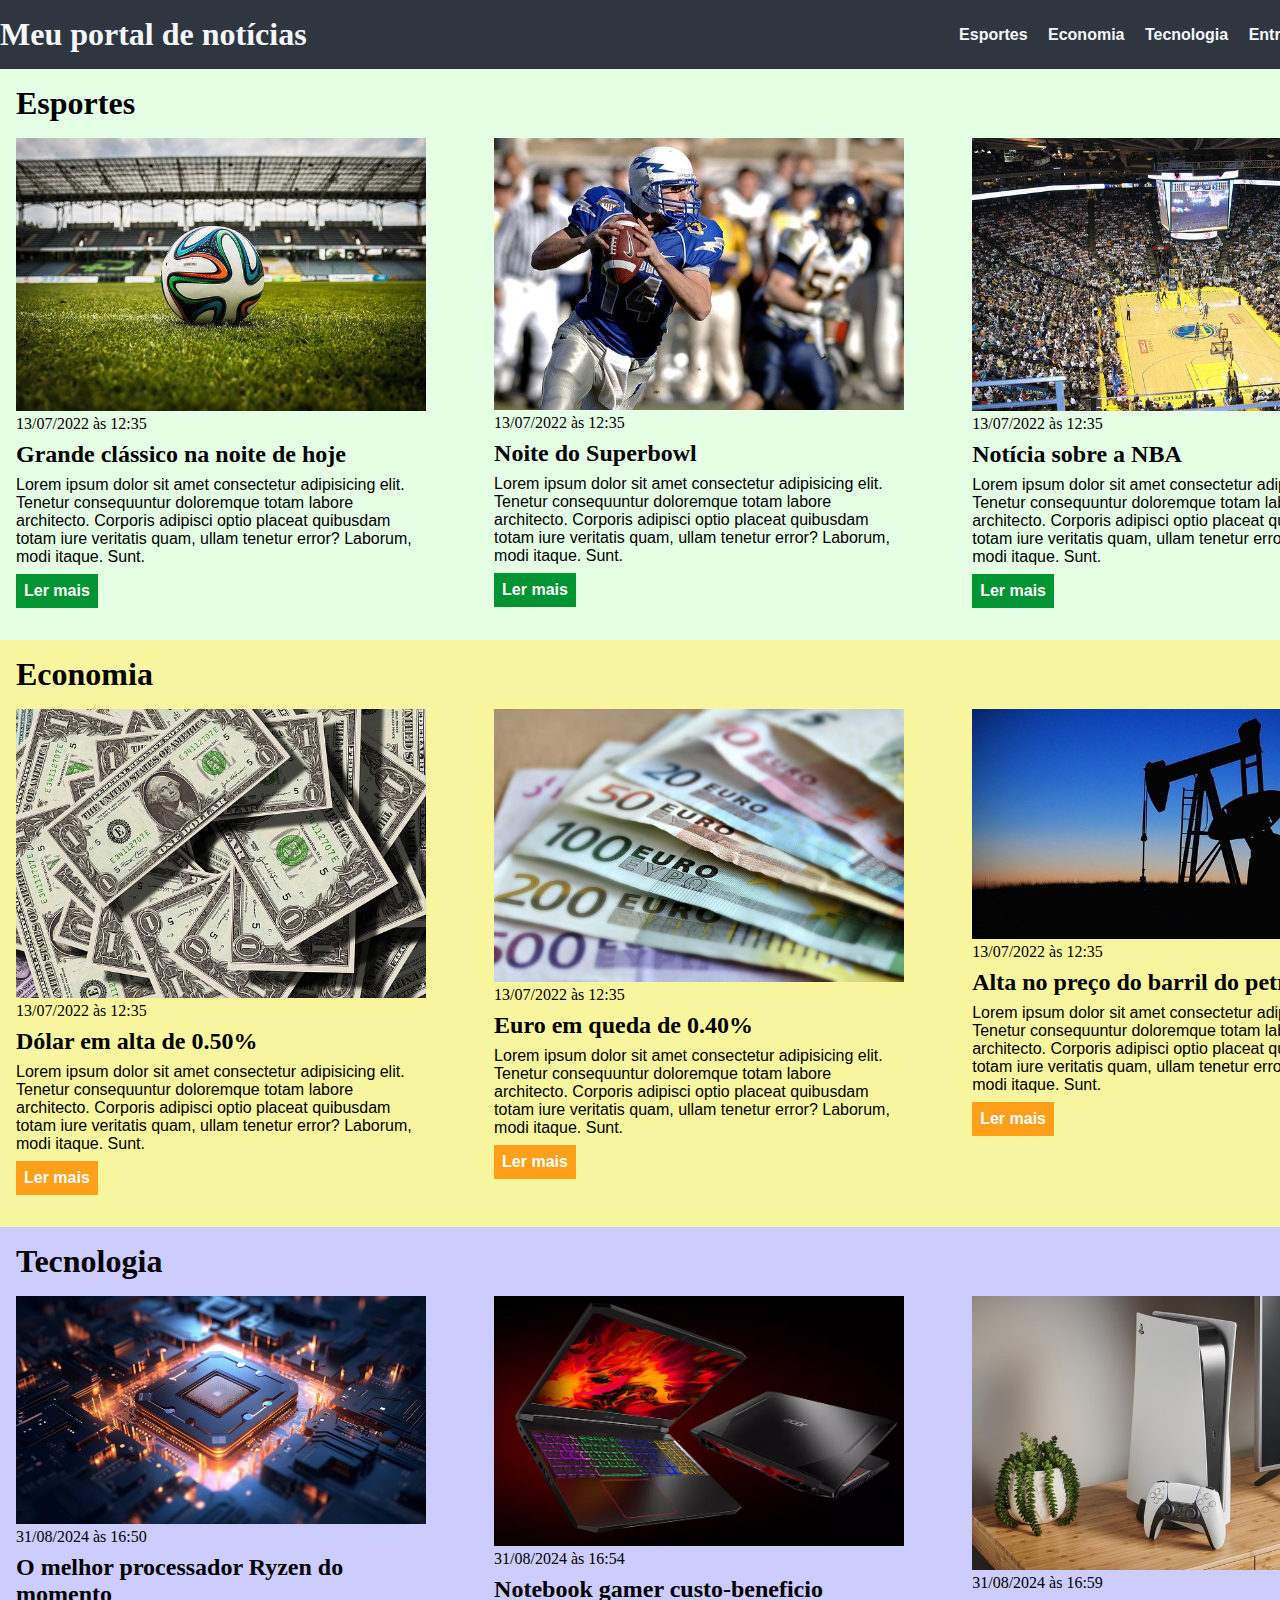
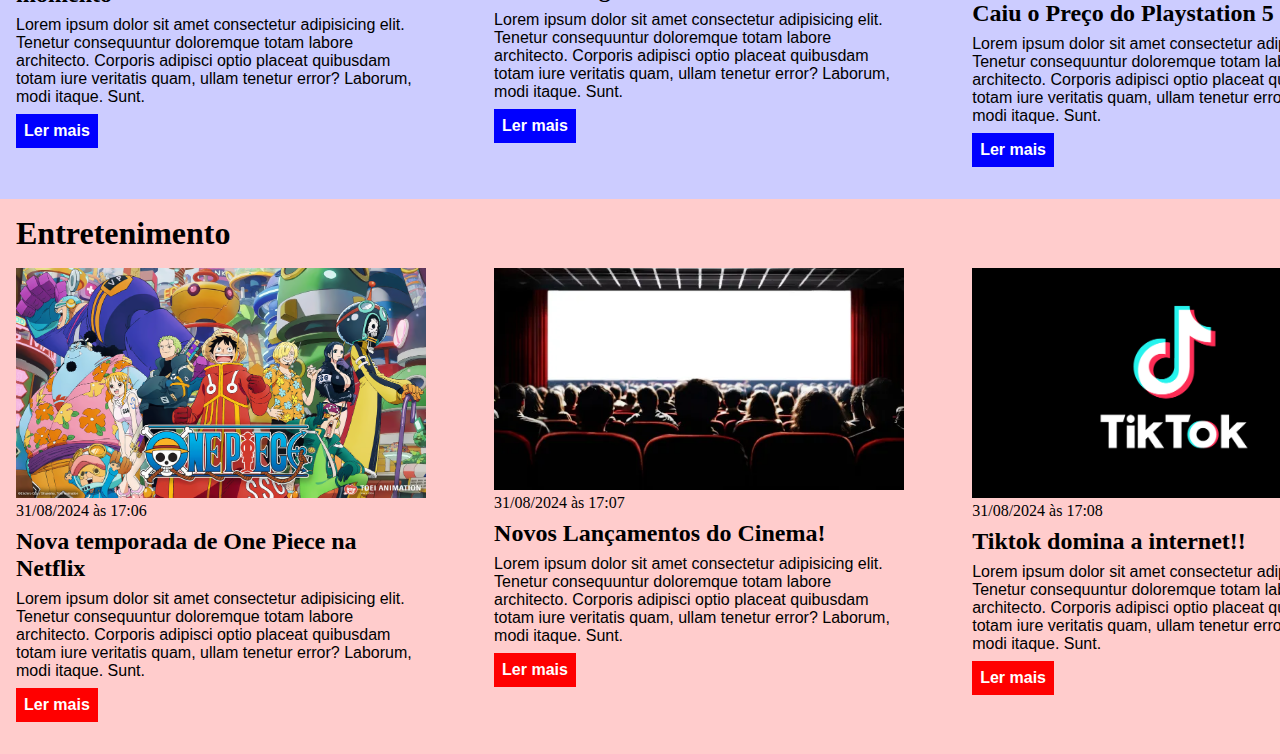
<file: css/index.html>
<!DOCTYPE html>
<html lang="pt-BR">

<head>
    <meta charset="UTF-8">
    <meta http-equiv="X-UA-Compatible" content="IE=edge">
    <meta name="viewport" content="width=device-width, initial-scale=1.0">
    <title>Meu portal de notícias</title>
    <link rel="stylesheet" href="./main.css" />
</head>

<body>
    <header>
        <div class="container">
            <h1>Meu portal de notícias</h1>
            <nav>
                <ul>
                    <li>
                        <a href="#sports" title="Ir para a seção de esportes">Esportes</a>
                    </li>
                    <li>
                        <a href="#economy" title="Ir para a seção de notícias">Economia</a>
                    </li>
                    <li>
                        <a href="#tech" title="Ir para a seção de Tecnologia">Tecnologia</a>
                    </li>
                    <li>
                        <a href="#entertainment" title="Ir para a seção de Entretenimento">Entretenimento</a>
                    </li>
                </ul>
            </nav>
        </div>
    </header>
    <section id="sports">
        <div class="container">
            <h2>Esportes</h2>
            <div class="articles">
                <article>
                    <img src="./imagens/futebol.jpg" alt="Bola de futebol no gramado" />
                    <header>
                        <time class="creation-date">13/07/2022 às 12:35</time>
                    </header>
                    <h3>Grande clássico na noite de hoje</h3>
                    <p>
                        Lorem ipsum dolor sit amet consectetur adipisicing elit. Tenetur consequuntur doloremque totam
                        labore
                        architecto. Corporis adipisci optio placeat quibusdam totam iure veritatis quam, ullam tenetur
                        error?
                        Laborum, modi itaque. Sunt.
                    </p>
                    <a href="#" title="Leia a notícia completa">Ler mais</a>
                </article>
                <article>
                    <img src="./imagens/futebol-americano.jpg"
                        alt="Jogador de futebol americano correndo com a bola na mão" />
                    <header>
                        <time>13/07/2022 às 12:35</time>
                    </header>
                    <h3>Noite do Superbowl</h3>
                    <p>
                        Lorem ipsum dolor sit amet consectetur adipisicing elit. Tenetur consequuntur doloremque totam
                        labore
                        architecto. Corporis adipisci optio placeat quibusdam totam iure veritatis quam, ullam tenetur
                        error?
                        Laborum, modi itaque. Sunt.
                    </p>
                    <a href="#" title="Leia a notícia completa">Ler mais</a>
                </article>
                <article>
                    <img src="./imagens/basquete.jpg" title="Vista aérea de uma quadra de basquete" />
                    <header>
                        <time>13/07/2022 às 12:35</time>
                    </header>
                    <h3>Notícia sobre a NBA</h3>
                    <p>
                        Lorem ipsum dolor sit amet consectetur adipisicing elit. Tenetur consequuntur doloremque totam
                        labore
                        architecto. Corporis adipisci optio placeat quibusdam totam iure veritatis quam, ullam tenetur
                        error?
                        Laborum, modi itaque. Sunt.
                    </p>
                    <a href="#" title="Leia a notícia completa">Ler mais</a>
                </article>
            </div>
        </div>
    </section>
    <section id="economy">
        <div class="container">
            <h2>Economia</h2>
            <div class="articles">
                <article>
                    <img src="./imagens/dolares.jpg" alt="Muitos dólares" />
                    <header>
                        <time>13/07/2022 às 12:35</time>
                    </header>
                    <h3>Dólar em alta de 0.50%</h3>
                    <p>
                        Lorem ipsum dolor sit amet consectetur adipisicing elit. Tenetur consequuntur doloremque totam
                        labore
                        architecto. Corporis adipisci optio placeat quibusdam totam iure veritatis quam, ullam tenetur
                        error?
                        Laborum, modi itaque. Sunt.
                    </p>
                    <a href="#" title="Leia a notícia completa">Ler mais</a>
                </article>
                <article>
                    <img src="./imagens/euro.jpg" alt="Várias notas de euro" />
                    <header>
                        <time>13/07/2022 às 12:35</time>
                    </header>
                    <h3>Euro em queda de 0.40%</h3>
                    <p>
                        Lorem ipsum dolor sit amet consectetur adipisicing elit. Tenetur consequuntur doloremque totam
                        labore
                        architecto. Corporis adipisci optio placeat quibusdam totam iure veritatis quam, ullam tenetur
                        error?
                        Laborum, modi itaque. Sunt.
                    </p>
                    <a href="#" title="Leia a notícia completa">Ler mais</a>
                </article>
                <article>
                    <img src="./imagens/petroleo.jpg" alt="Extração de petróleo" />
                    <header>
                        <time>13/07/2022 às 12:35</time>
                    </header>
                    <h3>Alta no preço do barril do petróleo</h3>
                    <p>
                        Lorem ipsum dolor sit amet consectetur adipisicing elit. Tenetur consequuntur doloremque totam
                        labore
                        architecto. Corporis adipisci optio placeat quibusdam totam iure veritatis quam, ullam tenetur
                        error?
                        Laborum, modi itaque. Sunt.
                    </p>
                    <a href="#" title="Leia a notícia completa">Ler mais</a>
                </article>
            </div>
        </div>
    </section>
    <section id="tech">
        <div class="container">
            <h2>Tecnologia</h2>
            <div class="articles">
                <article>
                    <img src="./imagens/processador.jpeg" alt="Um processador potente" />
                    <header>
                        <time>31/08/2024 às 16:50</time>
                    </header>
                    <h3>O melhor processador Ryzen do momento</h3>
                    <p>
                        Lorem ipsum dolor sit amet consectetur adipisicing elit. Tenetur consequuntur doloremque totam
                        labore
                        architecto. Corporis adipisci optio placeat quibusdam totam iure veritatis quam, ullam tenetur
                        error?
                        Laborum, modi itaque. Sunt.
                    </p>
                    <a href="#" title="Leia a notícia completa">Ler mais</a>
                </article>
                <article>
                    <img src="./imagens/notebook.webp" alt="Notebook Gamer" />
                    <header>
                        <time>31/08/2024 às 16:54</time>
                    </header>
                    <h3>Notebook gamer custo-beneficio</h3>
                    <p>
                        Lorem ipsum dolor sit amet consectetur adipisicing elit. Tenetur consequuntur doloremque totam
                        labore
                        architecto. Corporis adipisci optio placeat quibusdam totam iure veritatis quam, ullam tenetur
                        error?
                        Laborum, modi itaque. Sunt.
                    </p>
                    <a href="#" title="Leia a notícia completa">Ler mais</a>
                </article>
                <article>
                    <img src="./imagens/ps5.avif" alt="Playstation 5" />
                    <header>
                        <time>31/08/2024 às 16:59</time>
                    </header>
                    <h3>Caiu o Preço do Playstation 5</h3>
                    <p>
                        Lorem ipsum dolor sit amet consectetur adipisicing elit. Tenetur consequuntur doloremque totam
                        labore
                        architecto. Corporis adipisci optio placeat quibusdam totam iure veritatis quam, ullam tenetur
                        error?
                        Laborum, modi itaque. Sunt.
                    </p>
                    <a href="#" title="Leia a notícia completa">Ler mais</a>
                </article>
            </div>
        </div>
    </section>
    <section id="entertainment">
        <div class="container">
            <h2>Entretenimento</h2>
            <div class="articles">
                <article>
                    <img src="./imagens/onepiece.avif" alt="One piece" />
                    <header>
                        <time>31/08/2024 às 17:06</time>
                    </header>
                    <h3>Nova temporada de One Piece na Netflix</h3>
                    <p>
                        Lorem ipsum dolor sit amet consectetur adipisicing elit. Tenetur consequuntur doloremque totam
                        labore
                        architecto. Corporis adipisci optio placeat quibusdam totam iure veritatis quam, ullam tenetur
                        error?
                        Laborum, modi itaque. Sunt.
                    </p>
                    <a href="#" title="Leia a notícia completa">Ler mais</a>
                </article>
                <article>
                    <img src="./imagens/cinema.webp" alt="Cinema com muitas pessoas" />
                    <header>
                        <time>31/08/2024 às 17:07</time>
                    </header>
                    <h3>Novos Lançamentos do Cinema!</h3>
                    <p>
                        Lorem ipsum dolor sit amet consectetur adipisicing elit. Tenetur consequuntur doloremque totam
                        labore
                        architecto. Corporis adipisci optio placeat quibusdam totam iure veritatis quam, ullam tenetur
                        error?
                        Laborum, modi itaque. Sunt.
                    </p>
                    <a href="#" title="Leia a notícia completa">Ler mais</a>
                </article>
                <article>
                    <img src="./imagens/tiktok.webp" alt="TikTok APP" />
                    <header>
                        <time>31/08/2024 às 17:08</time>
                    </header>
                    <h3>Tiktok domina a internet!!</h3>
                    <p>
                        Lorem ipsum dolor sit amet consectetur adipisicing elit. Tenetur consequuntur doloremque totam
                        labore
                        architecto. Corporis adipisci optio placeat quibusdam totam iure veritatis quam, ullam tenetur
                        error?
                        Laborum, modi itaque. Sunt.
                    </p>
                    <a href="#" title="Leia a notícia completa">Ler mais</a>
                </article>
            </div>
        </div>
    </section>
</body>

</html>
</file>
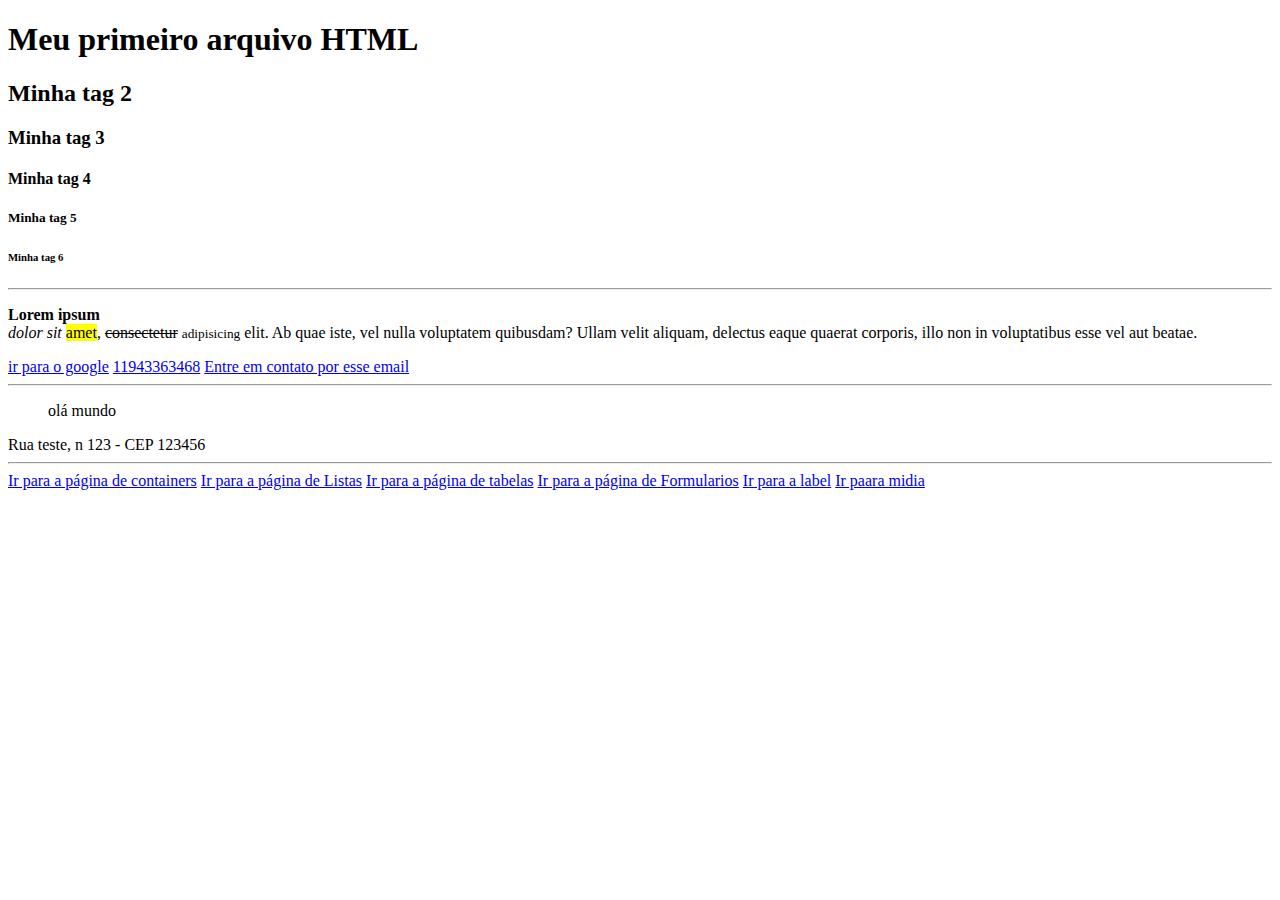
<file: html/index.html>
<!DOCTYPE html>
<html lang="pt-br">
<head>
    <meta charset="UTF-8">
    <meta name="viewport" content="width=device-width, initial-scale=1.0">
    <title>Document</title>
</head>
<body>
    <!-- tamanho das fontes -->
    <h1>Meu primeiro arquivo HTML</h1>
    <h2>Minha tag 2</h2>
    <h3>Minha tag 3</h3>
    <h4>Minha tag 4</h4>
    <h5>Minha tag 5</h5>
    <h6>Minha tag 6</h6>
    <!-- quebrar linha -->
    <hr />
    <!-- paragrafo -->
    <p>
        <!-- b = bold // strong = bold + semantica de importancia -->
        <b>Lorem</b> <strong>ipsum</strong> <br />
        <!-- i = italico // em = italico + semantica de importancia // mark = marca texto -->
        <i>dolor</i> <em>sit</em> <mark>amet</mark>,
        <!-- del = risco na palavra // smaill = deixar palavra pequena // span = editar com css e js -->
        <del>consectetur</del> <small>adipisicing</small> <span>elit</span>. Ab quae iste, vel nulla voluptatem quibusdam? Ullam velit aliquam, delectus eaque quaerat corporis, illo non in voluptatibus esse vel aut beatae.
    </p>
    <!-- <a href= == LINK -->
    <a href="https://google.com" title= "ir para o site google">ir para o google</a>
    <a href="tel:11943363468">11943363468</a>
    <a href="mailto:pedhenriquesn@exemplo.com">Entre em contato por esse email</a>
    <hr />
    <!-- paragrafo com identaçao -->
    <blockquote>
        olá mundo
    </blockquote>
    <!-- adicionar um endereço -->
    <addres>
        Rua teste, n 123 - CEP 123456
    </addres>
    <hr />
    <a href="./containers.html">Ir para a página de containers</a>
    <a href="./listas.html">Ir para a página de Listas</a>
    <a href="./tabelas.html">Ir para a página de tabelas</a>
    <a href="./forms.html">Ir para a página de Formularios</a>
    <a href="label.html">Ir para a label</a>
    <a href="midia.html">Ir paara midia</a>
</body>
</html>
</file>
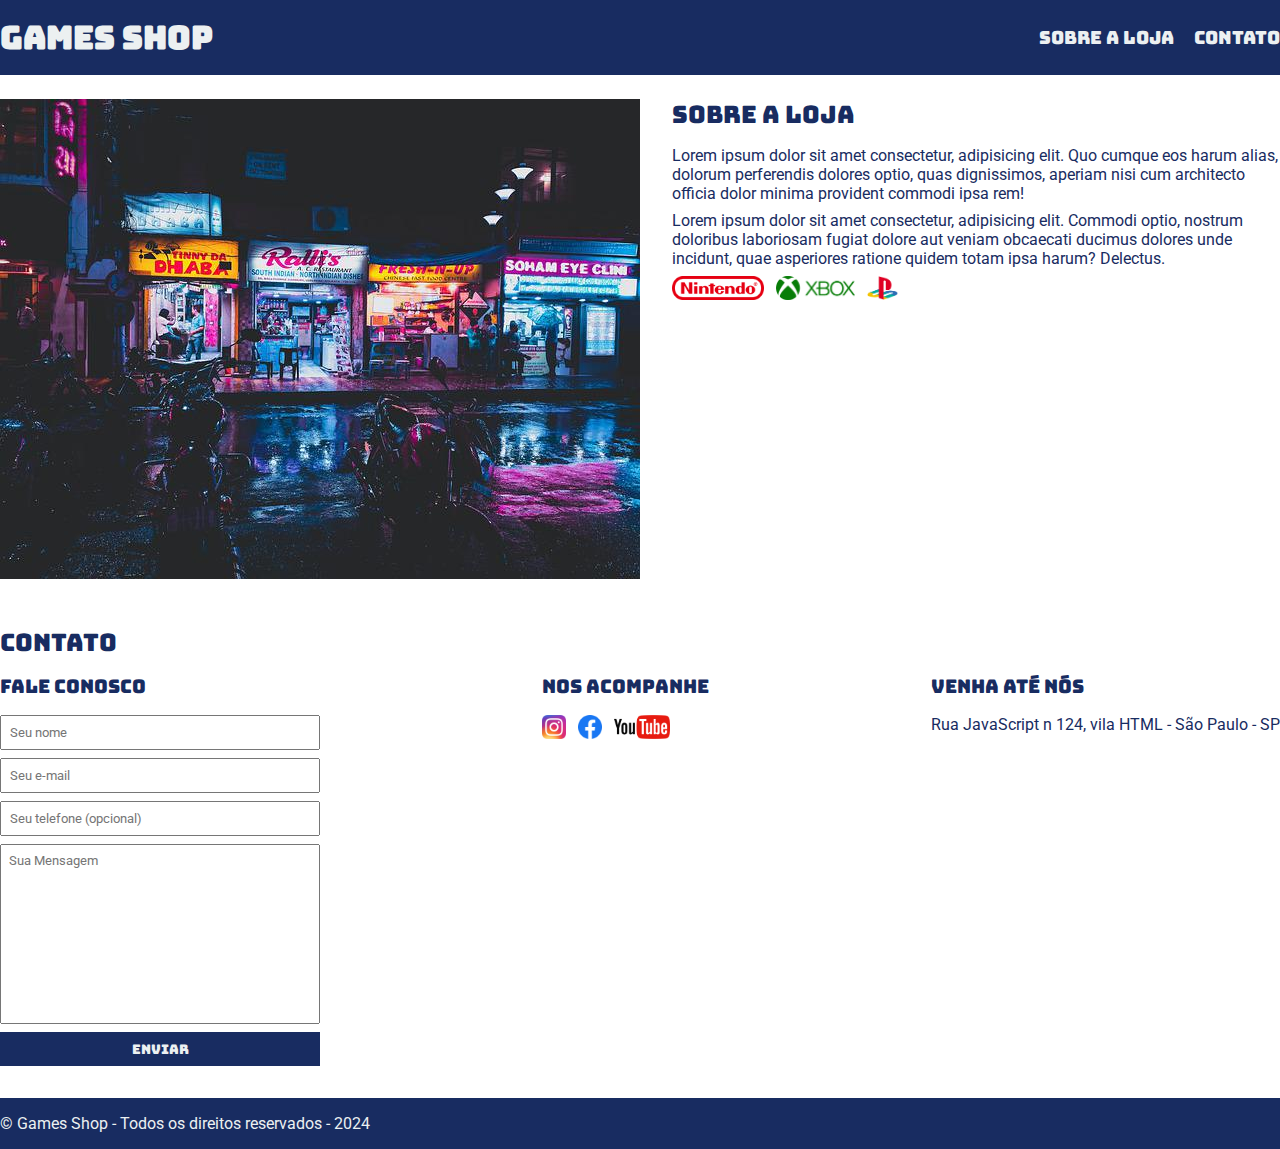
<file: projeto1/index.html>
<!DOCTYPE html>
<html lang="pt-br">

<head>
    <meta charset="UTF-8">
    <meta name="viewport" content="width=device-width, initial-scale=1.0">
    <title>Games Shop - A sua loja de games</title>
    <link rel="stylesheet" href="./main.css">

    <link rel="preconnect" href="https://fonts.googleapis.com">
    <link rel="preconnect" href="https://fonts.gstatic.com" crossorigin>
    <link href="https://fonts.googleapis.com/css2?family=Bungee&family=Roboto&display=swap" rel="stylesheet">
</head>

<body>
    <header>
        <div class="container">
            <h1>Games Shop</h1>
            <nav>
                <ul>
                    <li>
                        <a href="#about">Sobre a loja</a>
                    </li>
                    <li>
                        <a href="#contact">Contato</a>
                    </li>
                </ul>
            </nav>
        </div>
    </header>
    <section id="about" >
        <div class="container">
            <img class="store-front" src="./images/loja.jpg" alt="Fachada da loja Games Shop" />
            <div>
                <h2>Sobre a loja</h2>
                <p>
                    Lorem ipsum dolor sit amet consectetur, adipisicing elit. Quo cumque eos harum alias, dolorum
                    perferendis dolores optio, quas dignissimos, aperiam nisi cum architecto officia dolor minima
                    provident commodi ipsa rem!
                </p>
                <p>
                    Lorem ipsum dolor sit amet consectetur, adipisicing elit. Commodi optio, nostrum doloribus
                    laboriosam fugiat dolore aut veniam obcaecati ducimus dolores unde incidunt, quae asperiores ratione
                    quidem totam ipsa harum? Delectus.
                </p>
                <ul class="brands-list">
                    <li><img src="./images/nintendo.png" alt="Nintendo"></li>
                    <li><img src="./images/xbox.png" alt="Xbox"></li>
                    <li><img src="./images/playstation.png" alt="Playstation"></li>
                </ul>
            </div>
        </div>
    </section>
    <section id="contact" >
        <div class="container">
            <h2>contato</h2>
            <div class="contact-methods" >
                <div>
                    <h3>Fale conosco</h3>
                    <form>
                        <input type="text" placeholder="Seu nome" required />
                        <input type="email" placeholder="Seu e-mail" required />
                        <input type="tel" placeholder="Seu telefone (opcional)" />
                        <textarea placeholder="Sua Mensagem" ></textarea>
                        <button type="submit">Enviar</button>
                    </form>
                </div>
                <div>
                    <h3>Nos acompanhe</h3>
                    <ul class="social-links" >
                        <li>
                            <a href="#" title="Siga-nos no instagram">
                                <img src="./images/instagram.png" alt="Logo do Instagram" />
                            </a>
                        </li>
                        <li>
                            <a href="#" title="Siga-nos no Facebook">
                                <img src="./images/facebook.png" alt="Logo do Facebook" />
                            </a>
                        </li>
                        <li>
                            <a href="#" title="Visite nosso canal no Youtube">
                                <img src="./images/youtube.png" alt="Logo do youtube" />
                            </a>
                        </li>
                    </ul>
                </div>
                <div>
                    <h3>Venha até nós</h3>
                    <p>
                        Rua JavaScript n 124, vila HTML - São Paulo - SP
                    </p>
                </div>
            </div>
        </div>
    </section>
    <footer>
        <div class="container">
            <p>
                &copy; Games Shop - Todos os direitos reservados - 2024
            </p>
        </div>
    </footer>
</body>

</html>
</file>
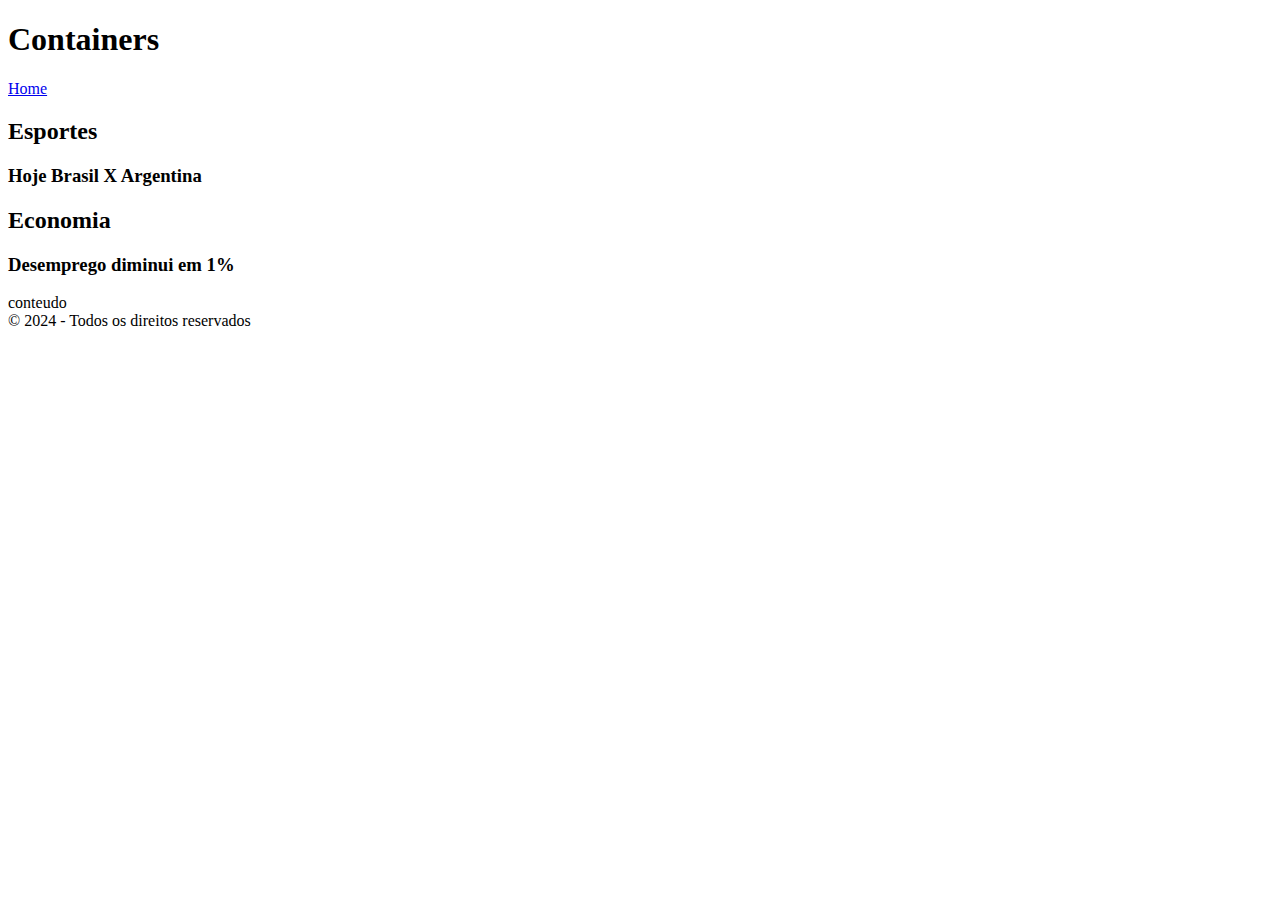
<file: html/containers.html>
<!DOCTYPE html>
<html lang="pt-br">

<head>
    <meta charset="UTF-8">
    <meta name="viewport" content="width=device-width, initial-scale=1.0">
    <title>Containers HTML</title>
</head>

<body>
    <header>
        <h1>Containers</h1>
        <nav>
            <a href="./index.html">Home</a>
        </nav>
    </header>
    <main>
        <div>
            <section>
                <h2>Esportes</h2>
                <article>
                    <h3>Hoje Brasil X Argentina</h3>
                </article>
            </section>
            <section>
                <h2>Economia</h2>
                <article>
                    <h3>Desemprego diminui em 1%</h3>
                </article>
            </section>
        </div>
    </main>
    <aside>
        conteudo
    </aside>
    <footer>
        &copy; 2024 - Todos os direitos reservados
    </footer>
</body>

</html>
</file>
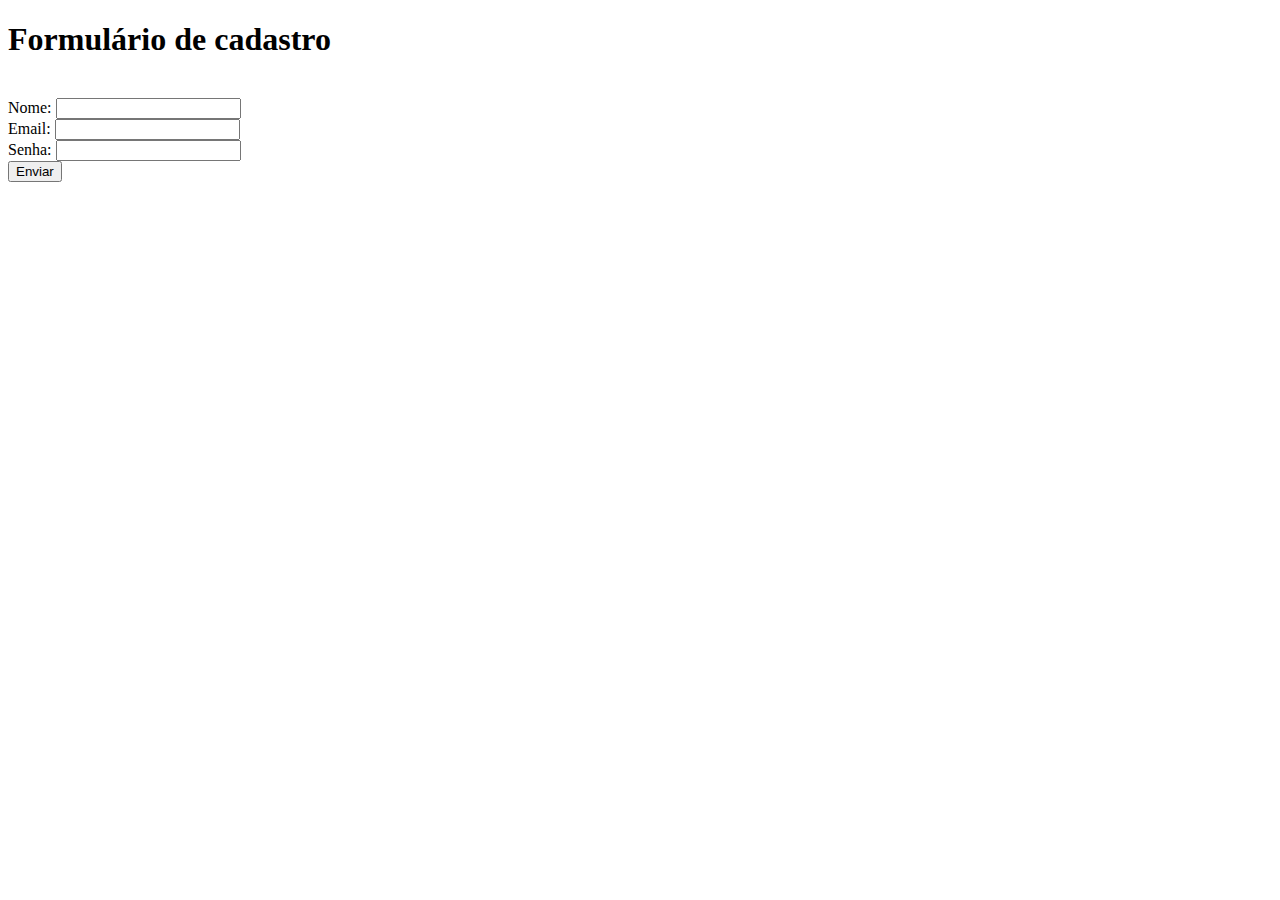
<file: html/exercicio.html>
<!DOCTYPE html>
<html lang="pt-br">
<head>
    <meta charset="UTF-8">
    <meta name="viewport" content="width=device-width, initial-scale=1.0">
    <title>Exercicio</title>
</head>
<body>
    <h1>Formulário de cadastro</h1>
    <br />
    <fomr>
        <label for="name" >Nome: </label>
        <input id="name" type="text">
        <br/>
        <label for="mail" >Email: </label>
        <input id="mail" type="email">
        <br/>
        <label for="senha" >Senha: </label>
        <input id="senha" type="password">
        <br/>
        <button type="submit">Enviar</button>
    </fomr>
</body>
</html>
</file>
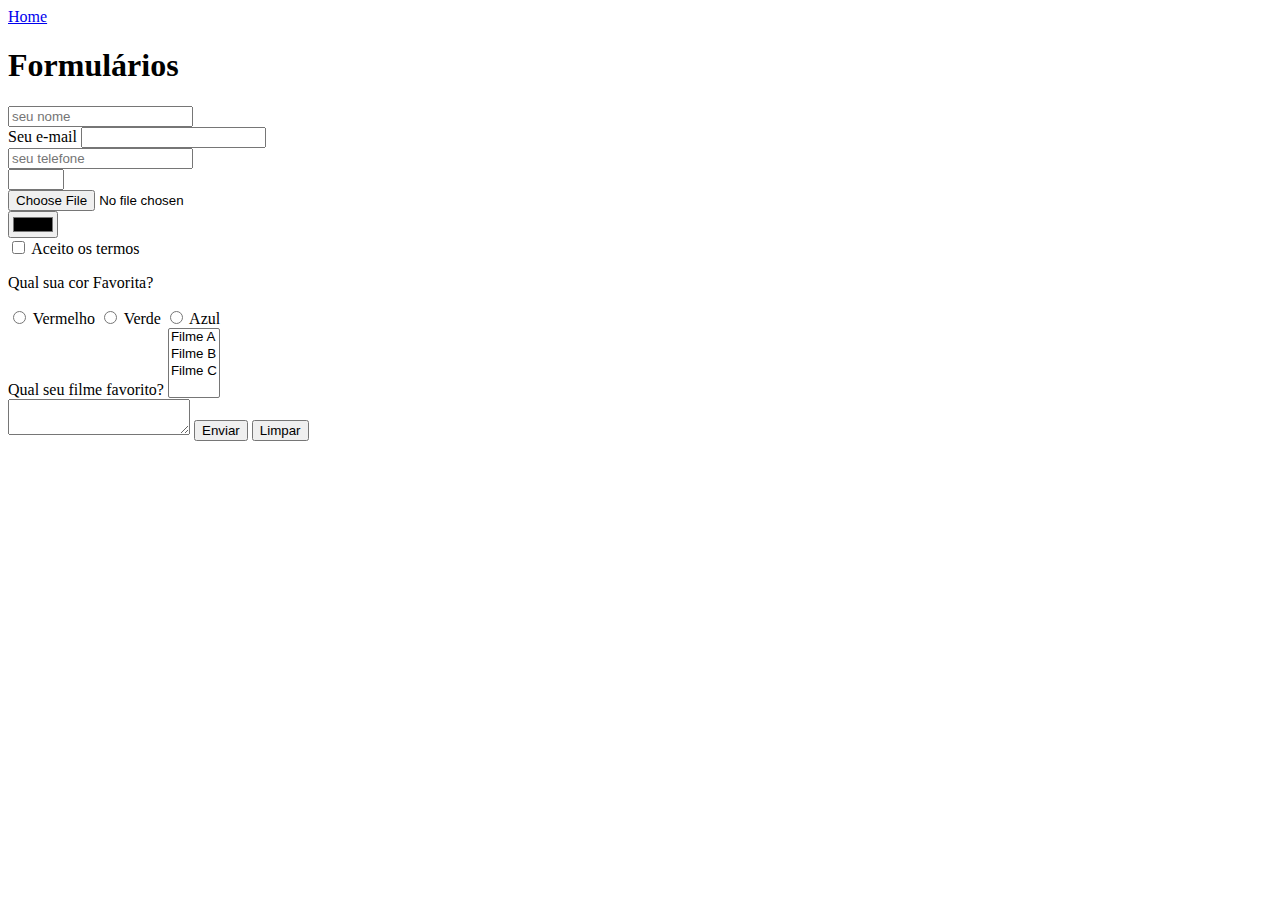
<file: html/forms.html>
<!DOCTYPE html>
<html lang="pt-br">
<head>
    <meta charset="UTF-8">
    <meta name="viewport" content="width=device-width, initial-scale=1.0">
    <title>Formulários</title>
</head>
<body>
    <nav>
        <a href="index.html">Home</a>
    </nav>
    <h1>Formulários</h1>
    <form>
        <input type="text" placeholder="seu nome"/> 
        <br />
        <label for="email">Seu e-mail</label>
        <input id="email" type="email" />
        <br />
        <input type="tel" placeholder="seu telefone" />
        <br />
        <input type="number" max="10" min="2" step="2"/>
        <br />
        <input type="file" />
        <br />
        <input type="color" />
        <br />
        <input id="checkbox-termos" type="checkbox" /> <label for="checkbox-termos">Aceito os termos</label>
        <p>
            Qual sua cor Favorita?
        </p>
        <input id="vermelha" type="radio" name="cor-favorita" /> <label for="vermelha" >Vermelho</label>
        <input  id=verde type="radio" name="cor-favorita" /> <label for="verde" >Verde</label>
        <input id="azul" type="radio" name="cor-favorita" /> <label for="azul" >Azul</label>
        <br />
        <label>Qual seu filme favorito?</label>
        <select multiple>
            <option>Filme A</option>
            <option>Filme B</option>
            <option>Filme C</option>
        </select>
        <br />
        <textarea></textarea>
        <button type="submit">
            Enviar
        </button>
        <button type="reset">
            Limpar
        </button>
    </form>
</body>
</html>
</file>
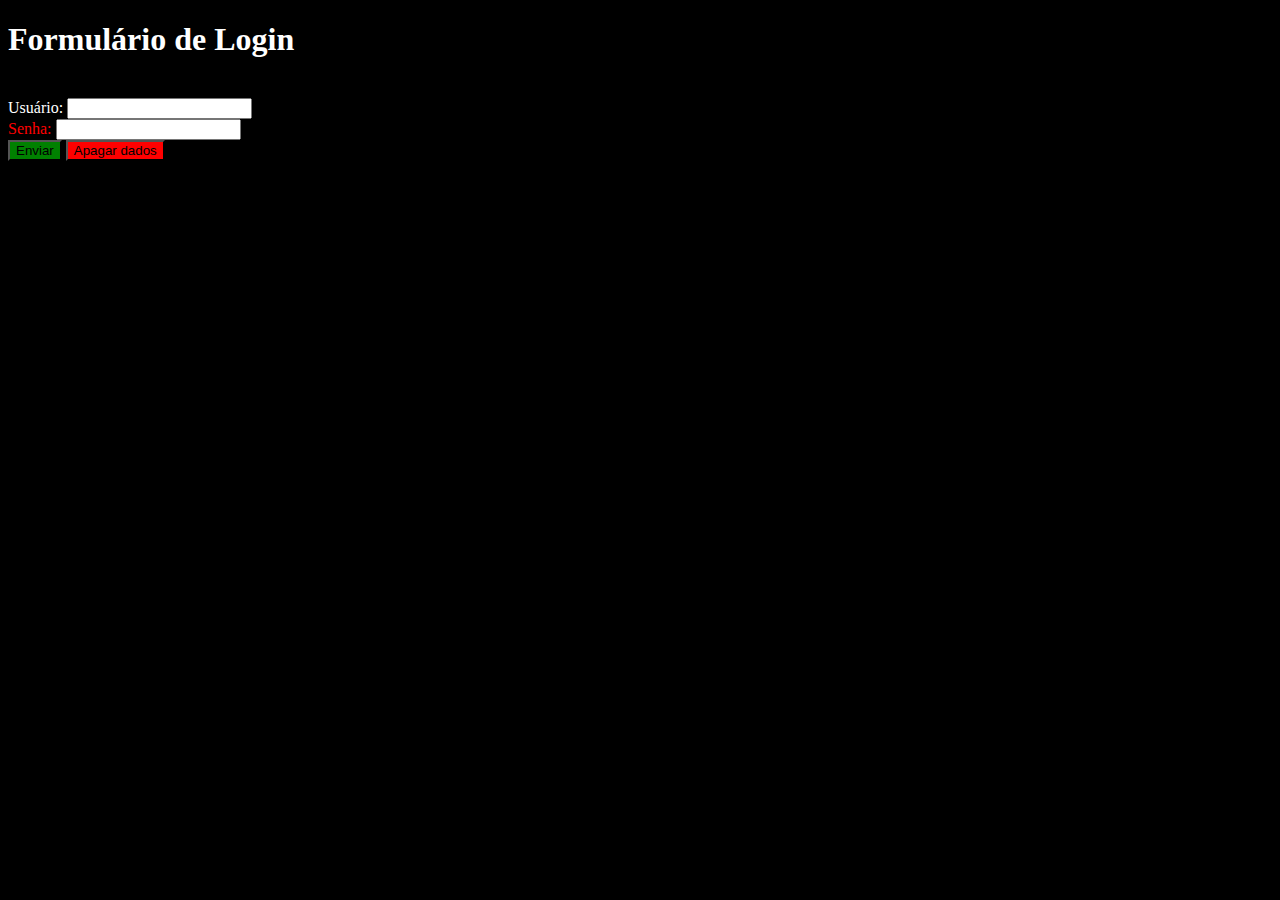
<file: html/formulariocss.html>
<!DOCTYPE html>
<html lang="pt-br">

<head>
    <meta charset="UTF-8">
    <meta name="viewport" content="width=device-width, initial-scale=1.0">
    <title>Exercicio</title>
    <link rel="stylesheet" type="text/css" href="./style.css" />
</head>

<body>
    <h1>Formulário de Login</h1>
    <br />
    <fomr>
        <label for="user">Usuário: </label>
        <input id="user" type="text">
        <br />
        <label style="color:red" for="senha">Senha: </label>
        <input id="senha" type="password">
        <br />
        <button class="botaoenvio" type="submit">Enviar</button>
        <button class="botaoapagar" type="reset">Apagar dados</button>
    </fomr>
</body>

</html>
</file>
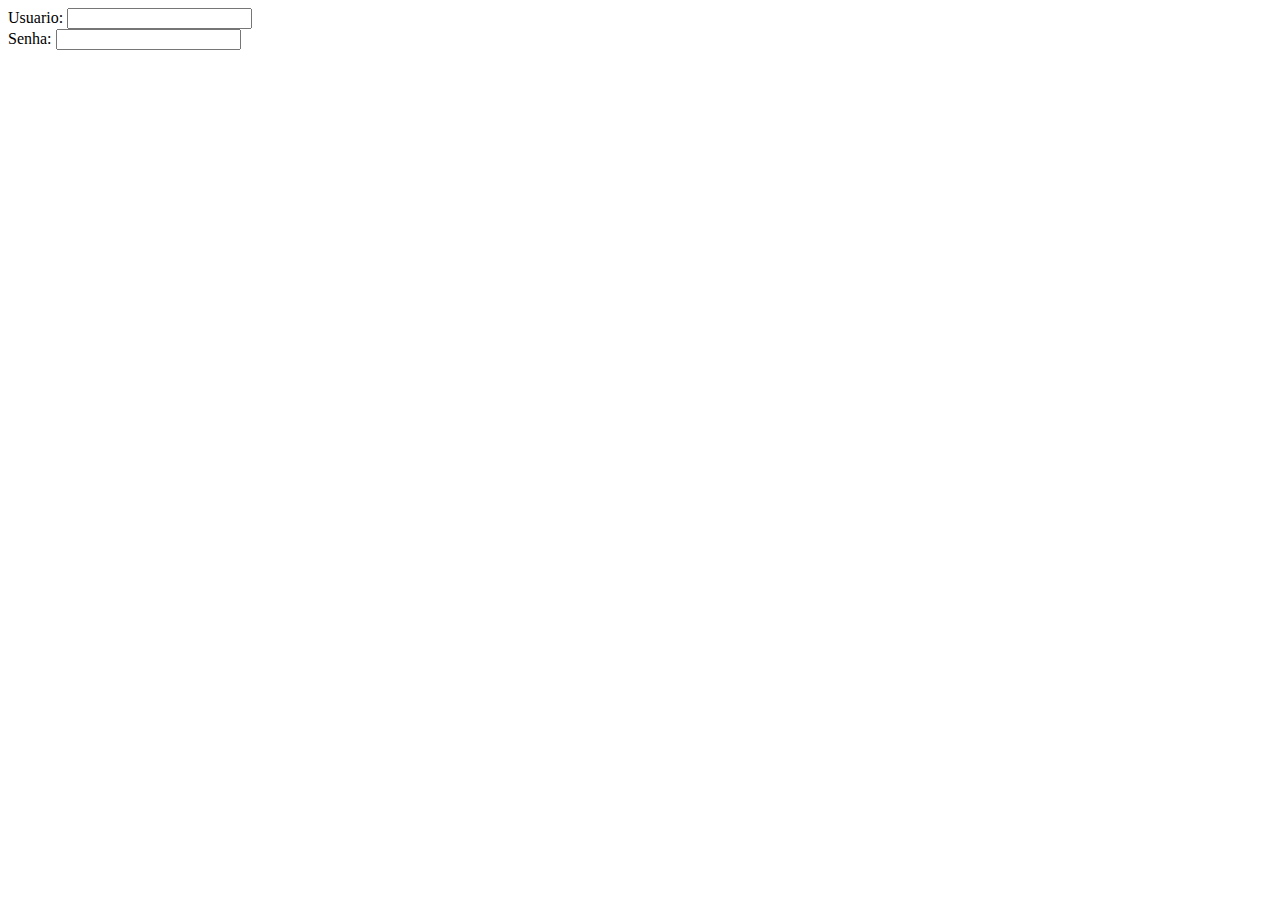
<file: html/label.html>
<!DOCTYPE html>
<html lang="pt-br">
<head>
    <meta charset="UTF-8">
    <meta name="viewport" content="width=device-width, initial-scale=1.0">
    <title>Formulários Label</title>
</head>
<body>
    <form>
        <label for="user" >Usuario: </label>
        <input id="user" type="text"/>
        <br />
        <label for="senha" >Senha: </label>
        <input id="senha" type="password"/>
    </form>
</body>
</html>
</file>
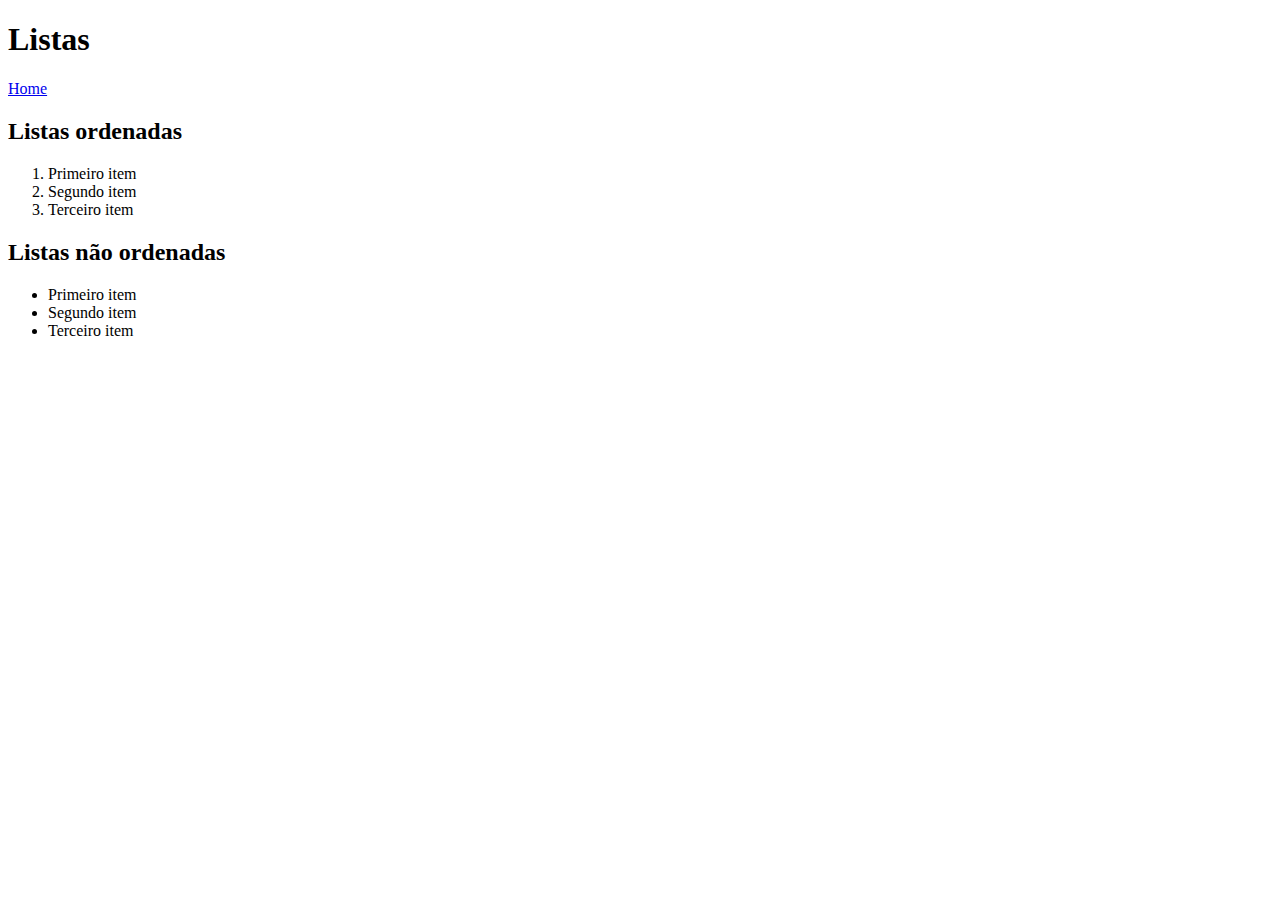
<file: html/listas.html>
<!DOCTYPE html>
<html lang="pt-br">
<head>
    <meta charset="UTF-8">
    <meta name="viewport" content="width=device-width, initial-scale=1.0">
    <title>Listas</title>
</head>
<body>
    <header>
        <h1>Listas</h1>
        <nav>
            <a href="index.html">Home</a>
        </nav>
    </header>
    <main>
        <section>
            <h2>Listas ordenadas</h2>
            <ol>
                <li>Primeiro item</li>
                <li>Segundo item</li>
                <li>Terceiro item</li>
            </ol>
        </section>
        <section>
            <h2>Listas não ordenadas</h2>
            <ul>
                <li>Primeiro item</li>
                <li>Segundo item</li>
                <li>Terceiro item</li>
            </ul>
        </section>
    </main>
</body>
</html>
</file>
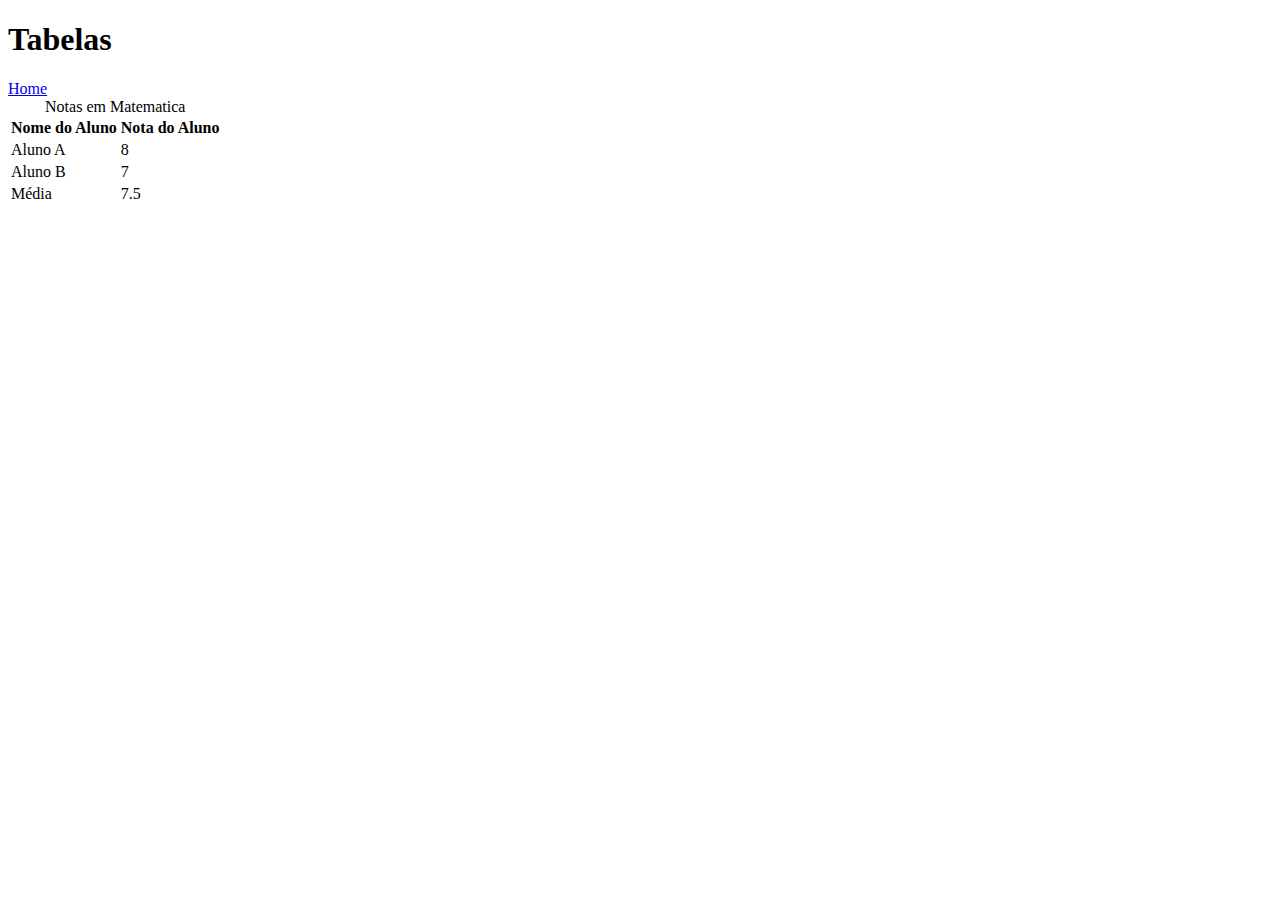
<file: html/tabelas.html>
<!DOCTYPE html>
<html lang="pt-br">
<head>
    <meta charset="UTF-8">
    <meta name="viewport" content="width=device-width, initial-scale=1.0">
    <title>Tabelas</title>
</head>
<body>

    <header>
        <h1>Tabelas</h1>
        <nav>
            <a href="index.html">Home</a>
        </nav>
    </header>

    <!-- Abrir Tabela -->
    <table>
        <!-- "Titulo da tabela" -->
        <caption>Notas em Matematica</caption>
        <!-- Head da tabela -->
        <thead>
            <!-- Linha da tabela -->
            <tr>
                <!-- coluna da tabela -->
                <th>Nome do Aluno</th>
                <th>Nota do Aluno</th>
            </tr>
        </thead>
        <tbody>
            <tr>
                <!-- coluna da tabela no body!!!-->
                <td>Aluno A</td>
                <td>8</td>
            </tr>
            <tr>
                <td>Aluno B</td>
                <td>7</td>
            </tr>
        </tbody>
        <!-- rodape da tabela -->
        <tfoot>
            <tr>
                <td>Média</td>
                <td>7.5</td>
            </tr>
        </tfoot>
    </table>
</body>
</html>
</file>
<file: css/main.css>
* {
    box-sizing: border-box;
    margin: 0;
    padding: 0;
}

body > header {
    background-color: #2f3640;
    padding: 16px 0;
    color:#f5f6fa ;
}

header .container {
    display: flex;
    align-items: center;
    justify-content: space-between;
}

header li {
    display: inline;
    font-family: Arial, Helvetica, sans-serif;
    font-weight: bold;
    margin-left: 16px;
}

header li a{
    color: #f5f6fa;
    text-decoration: none;
}

.container {
    width: 1366px;
    margin: 0 auto;
}

.articles {
    display: flex;
    flex-wrap: wrap;
    justify-content: space-between;
}

.articles article img {
    /* height: 180px; */
    width: 100% ;
}

.articles article {
    width: 30%;
}

section {
    padding: 16px;
}

section h2, 
.articles article {
    margin-bottom: 16px;
}

.articles article h3 {
    margin-top: 8px;
    margin-bottom: 8px;
}

.articles article a {
    background-color: blue;
    color: #fff;
    padding: 8px;
    display: inline-block;
    text-decoration: none;
    font-weight: bold;
    margin-top: 8px;
}

.articles article a:hover {
    text-decoration: underline;
}

.articles article p,
.articles article a {
    font-family: Arial, Helvetica, sans-serif;
}

.articles article h3 {
    font-size: 24px;
}

section h2 {
    font-size: 32px;
}

#sports {
    background-color: rgba(0, 255, 0, 0.1);
}

#sports .articles article a {
    background-color: #009432 ;
}

#economy {
    background-color: #f8f59f;
}

#economy .articles article a {
    background-color: #ff9f1a ;
}

#tech {
    background-color: rgba(0, 0, 255, 0.2);
}

#entertainment {
    background-color: rgba(255, 0, 0, 0.2);
}

#entertainment .articles article a {
    background-color: red;
}
</file>
<file: projeto1/main.css>
* {
    margin: 0;
    padding: 0;
    box-sizing: border-box;
}

header {
    padding: 16px 0;
    background-color: #182c61;
    color: #ecf0f1;
}

header,
section h2,
section h3,
form button {
        font-family: "Bungee", system-ui;
        font-weight: normal;
}

body, input, textarea {
    font-family: "Roboto", system-ui;
}

header nav li {
    display: inline;
    margin-left: 16px;
    font-size: 18px;
}

header nav li a{
    color: #ecf0f1;
    text-decoration: none;
}

.container {
    max-width: 1280px;
    width: 100%;
    margin: 0 auto;
}

header .container,
section .container {
    display: flex;
    align-items: center;
    justify-content: space-between;
}

.brands-list img {
    height: 24px;
}

.brands-list li {
    display: inline;
    margin-right: 8px;
}

section .container {
    align-items: flex-start;
}

section {
    padding: 24px 0;
}

section h2{
    margin-bottom: 16px;
}

section {
    color: #182c61;
}

section p {
    margin-bottom: 8px;
}

.store-front {
    margin-right: 32px;
}

.social-links img{
    height: 24px;
}

.social-links li {
    display: inline;
    margin-right: 8px;
}

.social-links li a {
    text-decoration: none;
}

#contact .container {
    display: block;
} 

.contact-methods {
    display: flex;
    justify-content: space-between;
}

form input,
form textarea,
form button {
    display: block;
    width: 320px;
    margin-bottom: 8px;
    padding: 8px;
}

form textarea {
    resize: none;
    height: 180px;
}

section h3 {
    margin-bottom: 16px;
}

form button {
    background-color: #182c61;
    color: #ecf0f1;
    border: none;
    cursor: pointer;
}

form button:hover {
    background-color: #314c95;
}

input:focus, textarea:focus {
    outline-color: #182c61 ;
}

footer {
    background-color: #182c61;
    color: #ecf0f1;
    padding: 16px 0;
}
</file>
<file: html/style.css>
body {
    color: white;
    background-color: black;
}
.botaoenvio{
    background-color: green;
}
.botaoapagar{
    background-color: red;
}
</file>
